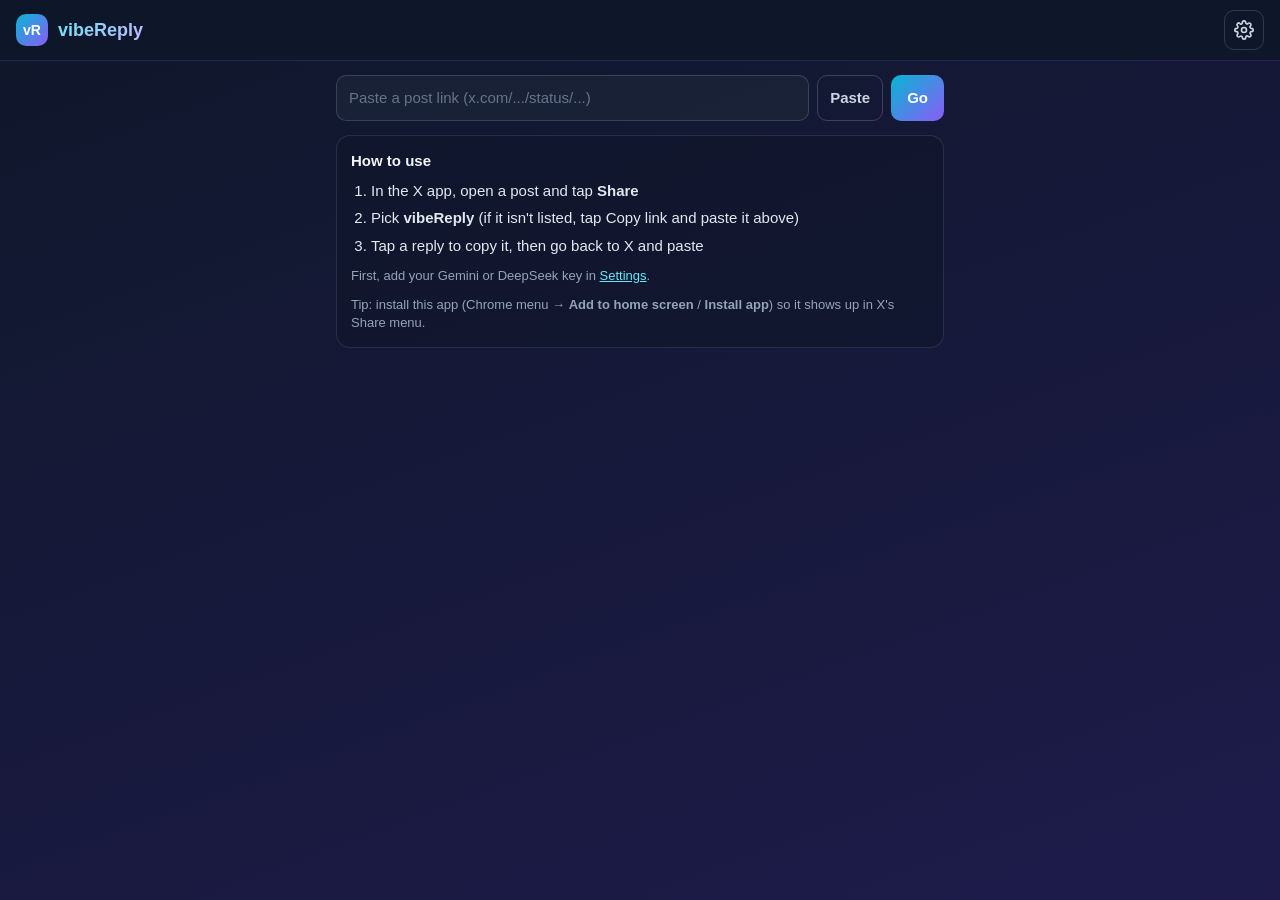
<file: mobile/index.html>
<!DOCTYPE html>
<html lang="en">
<head>
  <meta charset="UTF-8">
  <meta name="viewport" content="width=device-width, initial-scale=1, viewport-fit=cover">
  <meta name="theme-color" content="#0f172a">
  <title>vibeReply</title>
  <link rel="manifest" href="manifest.webmanifest">
  <link rel="icon" href="icon-192.png">
  <link rel="stylesheet" href="app.css">
</head>
<body>
  <header class="topbar">
    <div class="brand"><span class="logo">vR</span><h1>vibeReply</h1></div>
    <button id="settingsBtn" class="icon-btn" aria-label="Settings" title="Settings">
      <svg width="20" height="20" viewBox="0 0 24 24" fill="none" stroke="currentColor" stroke-width="2" stroke-linecap="round" stroke-linejoin="round"><circle cx="12" cy="12" r="3"/><path d="M19.4 15a1.65 1.65 0 0 0 .33 1.82l.06.06a2 2 0 1 1-2.83 2.83l-.06-.06a1.65 1.65 0 0 0-1.82-.33 1.65 1.65 0 0 0-1 1.51V21a2 2 0 1 1-4 0v-.09A1.65 1.65 0 0 0 9 19.4a1.65 1.65 0 0 0-1.82.33l-.06.06a2 2 0 1 1-2.83-2.83l.06-.06A1.65 1.65 0 0 0 4.68 15a1.65 1.65 0 0 0-1.51-1H3a2 2 0 1 1 0-4h.09A1.65 1.65 0 0 0 4.6 9a1.65 1.65 0 0 0-.33-1.82l-.06-.06a2 2 0 1 1 2.83-2.83l.06.06A1.65 1.65 0 0 0 9 4.68a1.65 1.65 0 0 0 1-1.51V3a2 2 0 1 1 4 0v.09a1.65 1.65 0 0 0 1 1.51 1.65 1.65 0 0 0 1.82-.33l.06-.06a2 2 0 1 1 2.83 2.83l-.06.06A1.65 1.65 0 0 0 19.4 9a1.65 1.65 0 0 0 1.51 1H21a2 2 0 1 1 0 4h-.09a1.65 1.65 0 0 0-1.51 1z"/></svg>
    </button>
  </header>

  <main>
    <form id="linkForm" class="link-form" autocomplete="off">
      <input id="linkInput" type="text" inputmode="url" autocapitalize="off" spellcheck="false" placeholder="Paste a post link (x.com/.../status/...)" aria-label="Post link">
      <button id="pasteBtn" type="button" class="btn-secondary">Paste</button>
      <button id="goBtn" type="submit" class="btn-primary">Go</button>
    </form>

    <section id="intro" class="card intro">
      <h2>How to use</h2>
      <ol>
        <li>In the X app, open a post and tap <strong>Share</strong></li>
        <li>Pick <strong>vibeReply</strong> (if it isn't listed, tap Copy link and paste it above)</li>
        <li>Tap a reply to copy it, then go back to X and paste</li>
      </ol>
      <p id="noKeysNote" class="note" hidden>First, add your Gemini or DeepSeek key in <a href="#" id="openSettingsLink">Settings</a>.</p>
      <p id="installNote" class="note" hidden>
        Tip: install this app (Chrome menu &rarr; <strong>Add to home screen</strong> / <strong>Install app</strong>)
        so it shows up in X's Share menu.
      </p>
      <button id="installBtn" class="btn-primary wide" hidden>Install app</button>
    </section>

    <section id="postCard" class="card post" hidden>
      <div class="post-head">
        <span id="postAuthor" class="post-author"></span>
        <a id="openInX" class="open-x" href="#" target="_blank" rel="noopener">Open in X</a>
      </div>
      <div id="postText" class="post-text"></div>
      <div id="postMedia" class="post-media"></div>
      <div id="postInfo" class="post-info"></div>
      <div id="postRead" class="post-read" hidden></div>
    </section>

    <div id="status" class="status" hidden></div>

    <section id="repliesSection" hidden>
      <div class="section-head">
        <h2>Tap a reply to copy</h2>
        <button id="regenBtn" class="btn-small">Regenerate</button>
      </div>
      <div id="replies" class="replies"></div>
      <div id="meta" class="meta"></div>

      <div class="improve">
        <label for="myReply">Your reply</label>
        <textarea id="myReply" rows="3" placeholder="Write your own reply and get it fixed and improved"></textarea>
        <button id="improveBtn" class="btn-primary wide">Fix &amp; improve</button>
        <div id="improveStatus" class="status" hidden></div>
        <div id="improveResult" hidden>
          <div id="improveFeedback" class="feedback"></div>
          <div id="improveReplies" class="replies"></div>
        </div>
      </div>
    </section>
  </main>

  <div id="settingsView" class="settings" hidden>
    <div class="settings-bar">
      <h2>Settings</h2>
      <button id="settingsDone" class="btn-primary">Done</button>
    </div>
    <iframe id="settingsFrame" title="vibeReply settings"></iframe>
  </div>

  <div id="toast" class="toast" role="status" aria-live="polite"></div>

  <script src="chrome-shim.js"></script>
  <script src="../background.js"></script>
  <script src="app.js"></script>
</body>
</html>
</file>
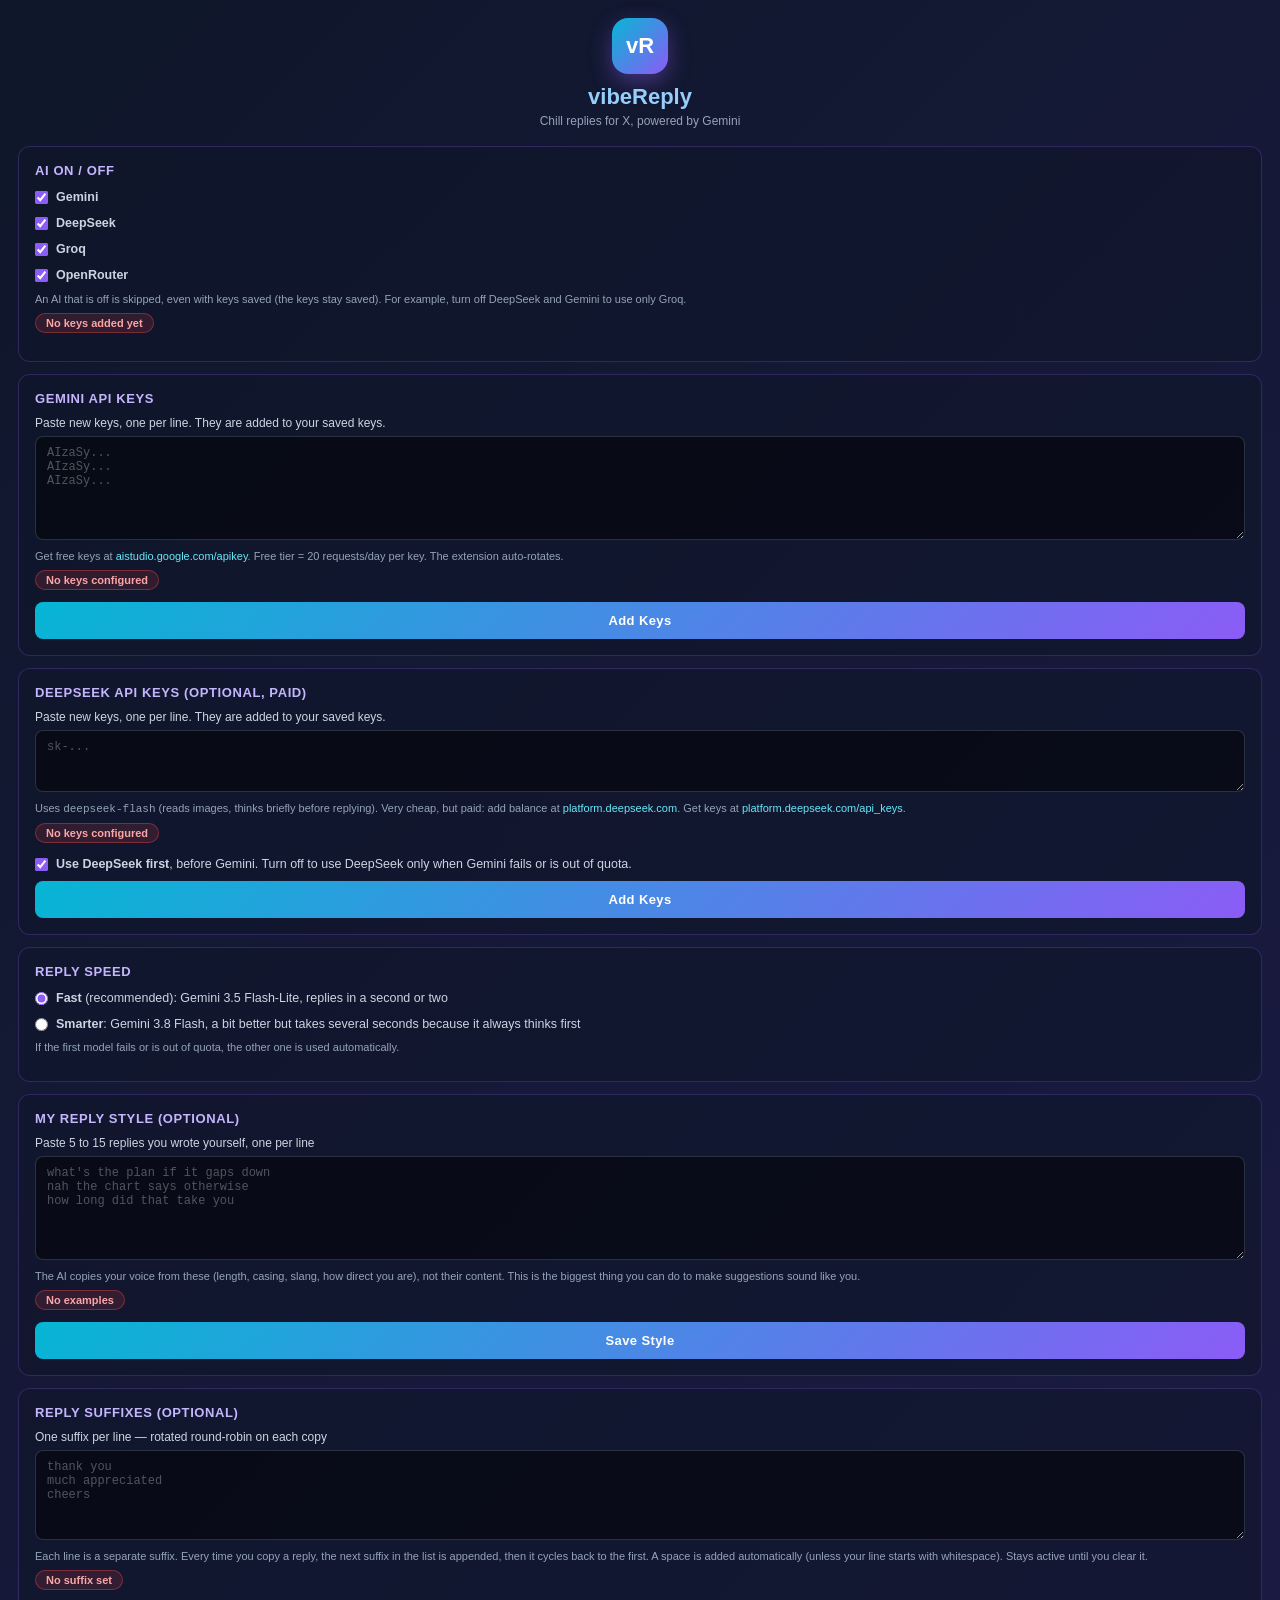
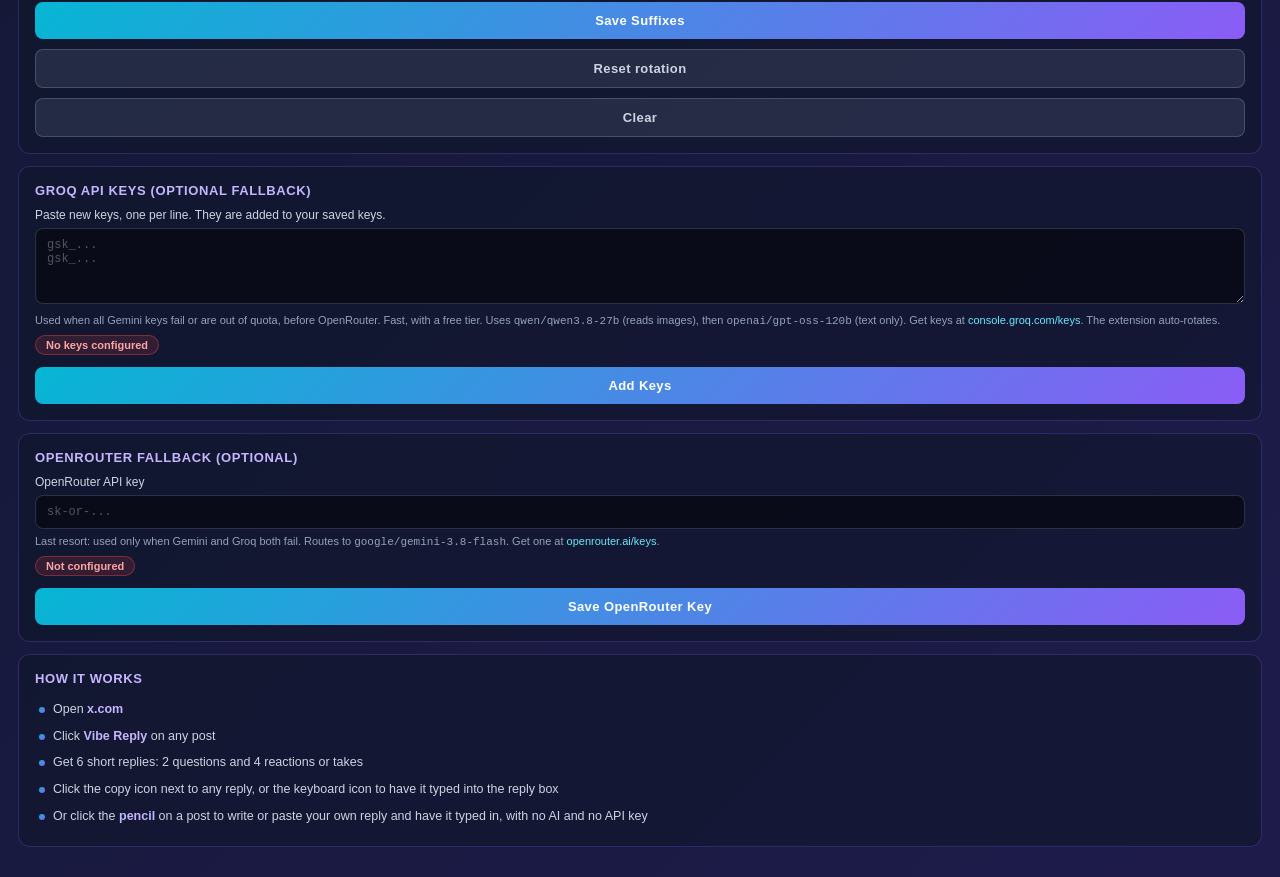
<file: popup.html>
<!DOCTYPE html>
<html lang="en">
<head>
  <meta charset="UTF-8">
  <title>vibeReply Settings</title>
  <link rel="stylesheet" href="popup-styles.css">
</head>
<body>
  <div class="header">
    <div class="logo">vR</div>
    <h1>vibeReply</h1>
    <p class="subtitle">Chill replies for X, powered by Gemini</p>
  </div>

  <div class="section">
    <h2>AI On / Off</h2>
    <div class="form-group speed-options">
      <label class="speed-option">
        <input type="checkbox" id="geminiOn" checked>
        <span><strong>Gemini</strong></span>
      </label>
      <label class="speed-option">
        <input type="checkbox" id="deepseekOn" checked>
        <span><strong>DeepSeek</strong></span>
      </label>
      <label class="speed-option">
        <input type="checkbox" id="groqOn" checked>
        <span><strong>Groq</strong></span>
      </label>
      <label class="speed-option">
        <input type="checkbox" id="openrouterOn" checked>
        <span><strong>OpenRouter</strong></span>
      </label>
      <p class="help-text">
        An AI that is off is skipped, even with keys saved (the keys stay saved). For example, turn off
        DeepSeek and Gemini to use only Groq.
      </p>
      <span id="providerOrder" class="api-status disconnected"></span>
    </div>
  </div>

  <div class="section">
    <h2>Gemini API Keys</h2>
    <div class="form-group">
      <label for="apiKeys">Paste new keys, one per line. They are added to your saved keys.</label>
      <textarea id="apiKeys" rows="6" placeholder="AIzaSy...&#10;AIzaSy...&#10;AIzaSy..." autocomplete="off" spellcheck="false"></textarea>
      <p class="help-text">
        Get free keys at <a href="https://aistudio.google.com/apikey" target="_blank">aistudio.google.com/apikey</a>.
        Free tier = 20 requests/day per key. The extension auto-rotates.
      </p>
      <span id="apiStatus" class="api-status disconnected">No keys configured</span>
    </div>
    <button id="saveBtn" class="btn">Add Keys</button>
  </div>

  <div class="section" id="keyStatusSection" style="display:none;">
    <h2>Gemini Key Status</h2>
    <div id="keyStatusList" class="key-status-list"></div>
    <button id="resetBtn" class="btn btn-secondary">Reset rotation state</button>
  </div>

  <div class="section">
    <h2>DeepSeek API Keys (optional, paid)</h2>
    <div class="form-group">
      <label for="deepseekKeys">Paste new keys, one per line. They are added to your saved keys.</label>
      <textarea id="deepseekKeys" rows="3" placeholder="sk-..." autocomplete="off" spellcheck="false"></textarea>
      <p class="help-text">
        Uses <code>deepseek-flash</code> (reads images, thinks briefly before replying). Very cheap, but paid:
        add balance at <a href="https://platform.deepseek.com/top_up" target="_blank">platform.deepseek.com</a>.
        Get keys at <a href="https://platform.deepseek.com/api_keys" target="_blank">platform.deepseek.com/api_keys</a>.
      </p>
      <span id="deepseekStatus" class="api-status disconnected">No keys configured</span>
    </div>
    <label class="speed-option">
      <input type="checkbox" id="deepseekFirst" checked>
      <span><strong>Use DeepSeek first</strong>, before Gemini. Turn off to use DeepSeek only when Gemini fails or is out of quota.</span>
    </label>
    <button id="saveDeepseekBtn" class="btn">Add Keys</button>
  </div>

  <div class="section" id="deepseekStatusSection" style="display:none;">
    <h2>DeepSeek Key Status</h2>
    <div id="deepseekStatusList" class="key-status-list"></div>
    <button id="resetDeepseekBtn" class="btn btn-secondary">Reset rotation state</button>
  </div>

  <div class="section">
    <h2>Reply Speed</h2>
    <div class="form-group speed-options">
      <label class="speed-option">
        <input type="radio" name="replySpeed" value="fast">
        <span><strong>Fast</strong> (recommended): Gemini 3.5 Flash-Lite, replies in a second or two</span>
      </label>
      <label class="speed-option">
        <input type="radio" name="replySpeed" value="smart">
        <span><strong>Smarter</strong>: Gemini 3.8 Flash, a bit better but takes several seconds because it always thinks first</span>
      </label>
      <p class="help-text">If the first model fails or is out of quota, the other one is used automatically.</p>
    </div>
  </div>

  <div class="section">
    <h2>My Reply Style (optional)</h2>
    <div class="form-group">
      <label for="styleExamples">Paste 5 to 15 replies you wrote yourself, one per line</label>
      <textarea id="styleExamples" rows="6" placeholder="what's the plan if it gaps down&#10;nah the chart says otherwise&#10;how long did that take you" autocomplete="off" spellcheck="false"></textarea>
      <p class="help-text">
        The AI copies your voice from these (length, casing, slang, how direct you are), not their content.
        This is the biggest thing you can do to make suggestions sound like you.
      </p>
      <span id="styleStatus" class="api-status disconnected">No examples</span>
    </div>
    <button id="saveStyleBtn" class="btn">Save Style</button>
  </div>

  <div class="section">
    <h2>Reply Suffixes (optional)</h2>
    <div class="form-group">
      <label for="replySuffix">One suffix per line — rotated round-robin on each copy</label>
      <textarea id="replySuffix" rows="5" placeholder="thank you&#10;much appreciated&#10;cheers" autocomplete="off" spellcheck="false"></textarea>
      <p class="help-text">
        Each line is a separate suffix. Every time you copy a reply, the next suffix in the list is appended,
        then it cycles back to the first. A space is added automatically (unless your line starts with whitespace).
        Stays active until you clear it.
      </p>
      <span id="suffixStatus" class="api-status disconnected">No suffix set</span>
    </div>
    <button id="saveSuffixBtn" class="btn">Save Suffixes</button>
    <button id="resetSuffixBtn" class="btn btn-secondary">Reset rotation</button>
    <button id="clearSuffixBtn" class="btn btn-secondary">Clear</button>
  </div>

  <div class="section" id="typingSection">
    <h2>Typing Speed</h2>
    <div class="form-group speed-options">
      <label class="speed-option">
        <input type="radio" name="typingSpeed" value="fast">
        <span><strong>Fast</strong>: about 100 words a minute</span>
      </label>
      <label class="speed-option">
        <input type="radio" name="typingSpeed" value="normal">
        <span><strong>Normal</strong> (recommended): about 60 words a minute</span>
      </label>
      <label class="speed-option">
        <input type="radio" name="typingSpeed" value="slow">
        <span><strong>Slow</strong>: about 40 words a minute</span>
      </label>
      <p class="help-text">
        The keyboard icon on a reply, and <strong>Type into reply</strong> under your own reply (open it with the
        pencil icon on a post to skip the AI), type it into the
        post's reply box one letter at a time instead of pasting it. It opens the reply box if it isn't open.
        Leave the cursor in the box while it types. It never presses Reply: check the text and send it yourself.
      </p>
    </div>
  </div>

  <div class="section">
    <h2>Groq API Keys (optional fallback)</h2>
    <div class="form-group">
      <label for="groqKeys">Paste new keys, one per line. They are added to your saved keys.</label>
      <textarea id="groqKeys" rows="4" placeholder="gsk_...&#10;gsk_..." autocomplete="off" spellcheck="false"></textarea>
      <p class="help-text">
        Used when all Gemini keys fail or are out of quota, before OpenRouter. Fast, with a free tier.
        Uses <code>qwen/qwen3.8-27b</code> (reads images), then <code>openai/gpt-oss-120b</code> (text only).
        Get keys at <a href="https://console.groq.com/keys" target="_blank">console.groq.com/keys</a>.
        The extension auto-rotates.
      </p>
      <span id="groqStatus" class="api-status disconnected">No keys configured</span>
    </div>
    <button id="saveGroqBtn" class="btn">Add Keys</button>
  </div>

  <div class="section" id="groqStatusSection" style="display:none;">
    <h2>Groq Key Status</h2>
    <div id="groqStatusList" class="key-status-list"></div>
    <button id="resetGroqBtn" class="btn btn-secondary">Reset rotation state</button>
  </div>

  <div class="section">
    <h2>OpenRouter Fallback (optional)</h2>
    <div class="form-group">
      <label for="openrouterKey">OpenRouter API key</label>
      <input type="password" id="openrouterKey" placeholder="sk-or-..." autocomplete="off" spellcheck="false">
      <p class="help-text">
        Last resort: used only when Gemini and Groq both fail. Routes to <code>google/gemini-3.8-flash</code>.
        Get one at <a href="https://openrouter.ai/keys" target="_blank">openrouter.ai/keys</a>.
      </p>
      <span id="orStatus" class="api-status disconnected">Not configured</span>
    </div>
    <button id="saveOrBtn" class="btn">Save OpenRouter Key</button>
  </div>

  <div class="section info">
    <h2>How it works</h2>
    <ul>
      <li>Open <strong>x.com</strong></li>
      <li>Click <strong>Vibe Reply</strong> on any post</li>
      <li>Get 6 short replies: 2 questions and 4 reactions or takes</li>
      <li>Click the copy icon next to any reply, or the keyboard icon to have it typed into the reply box</li>
      <li>Or click the <strong>pencil</strong> on a post to write or paste your own reply and have it typed in, with no AI and no API key</li>
    </ul>
  </div>

  <!-- Lets this page also work as the phone app's settings screen; does nothing in the extension -->
  <script src="mobile/chrome-shim.js"></script>
  <script src="popup.js"></script>
</body>
</html>
</file>
<file: mobile/app.css>
/* vibeReply phone app - same dark look as the extension panel */
:root {
  --bg: #0f172a;
  --bg2: #1e1b4b;
  --card: rgba(30, 41, 59, 0.6);
  --card-hover: rgba(30, 41, 59, 0.9);
  --line: rgba(148, 163, 184, 0.18);
  --accent-line: rgba(139, 92, 246, 0.35);
  --text: #e2e8f0;
  --text-strong: #f1f5f9;
  --muted: #94a3b8;
  --faint: #64748b;
  --cyan: #67e8f9;
  --grad: linear-gradient(135deg, #06b6d4, #8b5cf6);
}

* { box-sizing: border-box; margin: 0; padding: 0; }
html { -webkit-text-size-adjust: 100%; }
body {
  min-height: 100vh;
  background: linear-gradient(160deg, var(--bg) 0%, var(--bg2) 100%) fixed;
  color: var(--text);
  font-family: -apple-system, BlinkMacSystemFont, 'Segoe UI', Roboto, sans-serif;
  font-size: 15px;
  line-height: 1.45;
  -webkit-tap-highlight-color: transparent;
}
body.no-scroll { overflow: hidden; }
button, input, textarea { font: inherit; color: inherit; }
button { cursor: pointer; }
a { color: var(--cyan); }
[hidden] { display: none !important; }

.topbar {
  position: sticky;
  top: 0;
  z-index: 5;
  display: flex;
  align-items: center;
  justify-content: space-between;
  padding: calc(10px + env(safe-area-inset-top)) 16px 10px;
  background: rgba(15, 23, 42, 0.92);
  backdrop-filter: blur(8px);
  border-bottom: 1px solid rgba(139, 92, 246, 0.2);
}
.brand { display: flex; align-items: center; gap: 10px; }
.logo {
  width: 32px; height: 32px;
  border-radius: 10px;
  background: var(--grad);
  display: flex; align-items: center; justify-content: center;
  font-weight: 800; font-size: 14px; color: #fff;
}
.topbar h1 {
  font-size: 18px;
  background: linear-gradient(135deg, #67e8f9, #c4b5fd);
  -webkit-background-clip: text; background-clip: text; color: transparent;
}
.icon-btn {
  width: 40px; height: 40px;
  display: inline-flex; align-items: center; justify-content: center;
  background: transparent;
  border: 1px solid rgba(148, 163, 184, 0.25);
  border-radius: 10px;
  color: #cbd5e1;
}

main {
  max-width: 640px;
  margin: 0 auto;
  padding: 14px 16px calc(32px + env(safe-area-inset-bottom));
}

.link-form { display: flex; gap: 8px; margin-bottom: 14px; }
.link-form input {
  flex: 1;
  min-width: 0;
  padding: 11px 12px;
  background: var(--card);
  border: 1px solid rgba(148, 163, 184, 0.25);
  border-radius: 10px;
  outline: none;
  font-size: 15px;
}
.link-form input:focus { border-color: rgba(139, 92, 246, 0.6); }
.link-form input::placeholder { color: var(--faint); }

.btn-primary, .btn-secondary, .btn-small {
  border-radius: 10px;
  font-weight: 600;
  border: none;
  white-space: nowrap;
}
.btn-primary { padding: 11px 16px; background: var(--grad); color: #fff; }
.btn-primary:disabled { opacity: 0.55; }
.btn-primary.wide { width: 100%; margin-top: 10px; }
.btn-secondary {
  padding: 11px 12px;
  background: transparent;
  border: 1px solid rgba(148, 163, 184, 0.3);
  color: #cbd5e1;
}
.btn-small {
  padding: 7px 12px;
  font-size: 13px;
  background: transparent;
  border: 1px solid rgba(139, 92, 246, 0.45);
  color: #c4b5fd;
}
.btn-small:disabled { opacity: 0.5; }

.card {
  background: rgba(15, 23, 42, 0.6);
  border: 1px solid var(--line);
  border-radius: 14px;
  padding: 14px;
  margin-bottom: 14px;
}
.intro h2 { font-size: 15px; margin-bottom: 8px; color: var(--text-strong); }
.intro ol { padding-left: 20px; display: grid; gap: 6px; color: var(--text); }
.note { margin-top: 10px; font-size: 13px; color: var(--muted); }

.post-head { display: flex; justify-content: space-between; align-items: baseline; gap: 10px; margin-bottom: 6px; }
.post-author { font-weight: 600; font-size: 14px; color: var(--text-strong); overflow: hidden; text-overflow: ellipsis; white-space: nowrap; }
.open-x { font-size: 13px; white-space: nowrap; text-decoration: none; }
.post-text {
  font-size: 14px;
  white-space: pre-wrap;
  word-break: break-word;
  display: -webkit-box;
  -webkit-line-clamp: 4;
  -webkit-box-orient: vertical;
  overflow: hidden;
}
.post-text.expanded { -webkit-line-clamp: unset; display: block; }
.post-media { display: flex; gap: 6px; margin-top: 10px; overflow-x: auto; }
.post-media img {
  height: 84px;
  max-width: 150px;
  object-fit: cover;
  border-radius: 8px;
  border: 1px solid var(--line);
  flex: 0 0 auto;
}
.post-info { margin-top: 8px; font-size: 12px; color: var(--cyan); }
.post-read {
  margin-top: 8px;
  padding-top: 8px;
  border-top: 1px dashed rgba(148, 163, 184, 0.2);
  font-size: 13px;
  font-style: italic;
  color: var(--muted);
}

.status { padding: 11px 12px; border-radius: 10px; font-size: 13px; margin-bottom: 12px; }
.status-info { background: rgba(6, 182, 212, 0.1); border: 1px solid rgba(6, 182, 212, 0.3); color: var(--cyan); }
.status-error { background: rgba(239, 68, 68, 0.1); border: 1px solid rgba(239, 68, 68, 0.3); color: #fca5a5; }

.section-head { display: flex; justify-content: space-between; align-items: center; margin-bottom: 10px; }
.section-head h2 { font-size: 13px; text-transform: uppercase; letter-spacing: 0.6px; color: var(--muted); font-weight: 600; }

.replies { display: flex; flex-direction: column; gap: 8px; }
.reply {
  display: flex;
  align-items: flex-start;
  gap: 10px;
  width: 100%;
  text-align: left;
  padding: 13px 12px;
  background: var(--card);
  border: 1px solid rgba(148, 163, 184, 0.15);
  border-radius: 12px;
  transition: border-color 0.15s ease, background 0.15s ease;
}
.reply:active { background: var(--card-hover); border-color: rgba(139, 92, 246, 0.55); }
.reply .num {
  flex: 0 0 24px;
  height: 24px;
  border-radius: 50%;
  background: var(--grad);
  color: #fff;
  font-size: 12px;
  font-weight: 700;
  display: flex; align-items: center; justify-content: center;
}
.reply .text { flex: 1; font-size: 15px; color: var(--text-strong); word-break: break-word; user-select: text; }
.reply.fixed { border-color: rgba(16, 185, 129, 0.4); }
.reply.fixed .num { background: linear-gradient(135deg, #10b981, #06b6d4); }
.reply.copied { border-color: rgba(16, 185, 129, 0.6); background: rgba(16, 185, 129, 0.1); }

.meta { margin-top: 8px; font-size: 11px; color: var(--faint); text-align: right; }
.meta:empty { display: none; }

.improve { margin-top: 18px; padding-top: 14px; border-top: 1px solid rgba(139, 92, 246, 0.2); }
.improve label { display: block; font-size: 12px; text-transform: uppercase; letter-spacing: 0.6px; color: var(--muted); margin-bottom: 6px; }
.improve textarea {
  width: 100%;
  min-height: 76px;
  resize: vertical;
  padding: 10px 12px;
  background: var(--card);
  border: 1px solid rgba(148, 163, 184, 0.25);
  border-radius: 12px;
  outline: none;
  font-size: 15px;
}
.improve textarea:focus { border-color: rgba(139, 92, 246, 0.6); }
.improve .btn-primary.wide { margin: 10px 0 12px; }
.feedback {
  padding: 10px 12px;
  border-radius: 10px;
  font-size: 13px;
  margin-bottom: 8px;
  background: rgba(250, 204, 21, 0.08);
  border: 1px solid rgba(250, 204, 21, 0.3);
  color: #fde68a;
}

.settings {
  position: fixed;
  inset: 0;
  z-index: 20;
  display: flex;
  flex-direction: column;
  background: var(--bg);
}
.settings-bar {
  display: flex;
  align-items: center;
  justify-content: space-between;
  padding: calc(10px + env(safe-area-inset-top)) 16px 10px;
  border-bottom: 1px solid rgba(139, 92, 246, 0.2);
}
.settings-bar h2 { font-size: 17px; }
.settings-bar .btn-primary { padding: 8px 18px; }
.settings iframe { flex: 1; width: 100%; border: 0; background: var(--bg); }

.toast {
  position: fixed;
  left: 50%;
  bottom: calc(24px + env(safe-area-inset-bottom));
  transform: translate(-50%, 20px);
  max-width: calc(100% - 32px);
  padding: 11px 16px;
  border-radius: 12px;
  background: #10b981;
  color: #04261b;
  font-weight: 600;
  font-size: 14px;
  box-shadow: 0 10px 30px rgba(0, 0, 0, 0.4);
  opacity: 0;
  pointer-events: none;
  transition: opacity 0.2s ease, transform 0.2s ease;
  z-index: 30;
  text-align: center;
}
.toast.show { opacity: 1; transform: translate(-50%, 0); }
</file>
<file: popup-styles.css>
* { margin: 0; padding: 0; box-sizing: border-box; }

html, body {
  min-height: 100%;
}

body {
  width: 100%;
  min-width: 280px;
  font-family: -apple-system, BlinkMacSystemFont, 'Segoe UI', Roboto, sans-serif;
  background: linear-gradient(135deg, #0f172a 0%, #1e1b4b 100%);
  color: #e2e8f0;
  padding: 18px;
}

.header { text-align: center; margin-bottom: 18px; }
.logo {
  width: 56px; height: 56px; margin: 0 auto 10px;
  border-radius: 16px;
  background: linear-gradient(135deg, #06b6d4 0%, #8b5cf6 100%);
  display: flex; align-items: center; justify-content: center;
  font-weight: 800; font-size: 22px; color: #fff;
  box-shadow: 0 8px 22px rgba(139, 92, 246, 0.4);
}
h1 {
  font-size: 22px;
  background: linear-gradient(135deg, #67e8f9, #c4b5fd);
  -webkit-background-clip: text; background-clip: text; color: transparent;
}
.subtitle { font-size: 12px; color: #94a3b8; margin-top: 4px; }

.section {
  background: rgba(15, 23, 42, 0.6);
  border: 1px solid rgba(139, 92, 246, 0.25);
  border-radius: 12px;
  padding: 16px;
  margin-bottom: 12px;
}
.section h2 {
  font-size: 13px;
  text-transform: uppercase;
  letter-spacing: 0.6px;
  color: #c4b5fd;
  margin-bottom: 10px;
}

.form-group { margin-bottom: 12px; }
label { display: block; font-size: 12px; color: #cbd5e1; margin-bottom: 6px; }
input, textarea {
  width: 100%; padding: 9px 11px;
  background: rgba(0, 0, 0, 0.5);
  border: 1px solid rgba(148, 163, 184, 0.25);
  border-radius: 8px;
  color: #fff; font-size: 12px;
  font-family: 'Courier New', monospace;
  transition: border-color 0.15s ease, box-shadow 0.15s ease;
  resize: vertical;
}
input:focus, textarea:focus {
  outline: none;
  border-color: #8b5cf6;
  box-shadow: 0 0 0 3px rgba(139, 92, 246, 0.18);
}
input::placeholder, textarea::placeholder { color: rgba(255, 255, 255, 0.3); }

.help-text { font-size: 11px; color: #94a3b8; margin-top: 6px; }
.help-text a { color: #67e8f9; text-decoration: none; }
.help-text a:hover { text-decoration: underline; }

.api-status {
  display: inline-block;
  margin-top: 8px;
  padding: 3px 10px;
  border-radius: 12px;
  font-size: 11px;
  font-weight: 600;
}
.api-status.connected {
  background: rgba(16, 185, 129, 0.15);
  color: #6ee7b7;
  border: 1px solid rgba(16, 185, 129, 0.4);
}
.api-status.disconnected {
  background: rgba(239, 68, 68, 0.15);
  color: #fca5a5;
  border: 1px solid rgba(239, 68, 68, 0.4);
}

.btn {
  width: 100%;
  padding: 11px;
  background: linear-gradient(135deg, #06b6d4 0%, #8b5cf6 100%);
  color: #fff;
  border: none;
  border-radius: 8px;
  font-size: 13px;
  font-weight: 700;
  letter-spacing: 0.4px;
  cursor: pointer;
  transition: transform 0.15s ease, box-shadow 0.15s ease;
}
.btn:hover:not(:disabled) {
  transform: translateY(-1px);
  box-shadow: 0 6px 18px rgba(139, 92, 246, 0.45);
}
.btn:disabled { opacity: 0.7; cursor: wait; }

.section.info ul { list-style: none; }
.section.info li {
  font-size: 12.5px;
  color: #cbd5e1;
  padding: 4px 0 4px 18px;
  position: relative;
  line-height: 1.5;
}
.section.info li::before {
  content: '';
  position: absolute;
  left: 4px; top: 11px;
  width: 6px; height: 6px;
  border-radius: 50%;
  background: linear-gradient(135deg, #06b6d4, #8b5cf6);
}
.section.info strong { color: #c4b5fd; }

.btn-secondary {
  background: rgba(148, 163, 184, 0.15);
  border: 1px solid rgba(148, 163, 184, 0.3);
  color: #cbd5e1;
  margin-top: 10px;
}
.btn-secondary:hover:not(:disabled) {
  background: rgba(148, 163, 184, 0.25);
  box-shadow: none;
}

.key-status-list {
  display: flex;
  flex-direction: column;
  gap: 6px;
  margin-bottom: 4px;
}
.key-status-row {
  display: flex;
  align-items: center;
  flex-wrap: wrap; /* narrow side panel: badge and Remove drop to a second line */
  gap: 6px 8px;
  padding: 7px 10px;
  background: rgba(0, 0, 0, 0.3);
  border: 1px solid rgba(148, 163, 184, 0.15);
  border-radius: 7px;
  font-size: 12px;
}
.key-index {
  color: #94a3b8;
  font-weight: 700;
  flex: 0 0 28px;
}
.key-mask {
  flex: 1;
  font-family: 'Courier New', monospace;
  color: #e2e8f0;
  font-size: 11.5px;
}
.key-copy-btn {
  background: rgba(99, 102, 241, 0.18);
  border: 1px solid rgba(99, 102, 241, 0.4);
  color: #c7d2fe;
  font-size: 10.5px;
  font-weight: 700;
  padding: 3px 9px;
  border-radius: 6px;
  cursor: pointer;
  text-transform: uppercase;
  letter-spacing: 0.4px;
  transition: background 0.15s ease, color 0.15s ease;
}
.key-copy-btn:hover {
  background: rgba(99, 102, 241, 0.3);
  color: #e0e7ff;
}
.key-copy-btn.copied {
  background: rgba(16, 185, 129, 0.22);
  border-color: rgba(16, 185, 129, 0.5);
  color: #6ee7b7;
}
.speed-option {
  display: flex;
  align-items: flex-start;
  gap: 8px;
  margin-bottom: 8px;
  font-size: 12.5px;
  line-height: 1.45;
  cursor: pointer;
}
.speed-option input {
  width: auto;
  flex: 0 0 auto;
  margin-top: 3px;
  accent-color: #8b5cf6;
}
.key-remove-btn {
  margin-left: auto;
  background: rgba(239, 68, 68, 0.12);
  border: 1px solid rgba(239, 68, 68, 0.4);
  color: #fca5a5;
  font-size: 10.5px;
  font-weight: 700;
  padding: 3px 9px;
  border-radius: 6px;
  cursor: pointer;
  text-transform: uppercase;
  letter-spacing: 0.4px;
  transition: background 0.15s ease, color 0.15s ease;
}
.key-remove-btn:hover {
  background: rgba(239, 68, 68, 0.25);
  color: #fecaca;
}
.badge {
  white-space: nowrap;
  font-size: 10.5px;
  font-weight: 700;
  padding: 2px 8px;
  border-radius: 10px;
  text-transform: uppercase;
  letter-spacing: 0.4px;
}
.badge-ok { background: rgba(16, 185, 129, 0.18); color: #6ee7b7; border: 1px solid rgba(16, 185, 129, 0.4); }
.badge-warn { background: rgba(245, 158, 11, 0.18); color: #fcd34d; border: 1px solid rgba(245, 158, 11, 0.4); text-transform: none; }
.badge-bad { background: rgba(239, 68, 68, 0.18); color: #fca5a5; border: 1px solid rgba(239, 68, 68, 0.4); }
</file>
